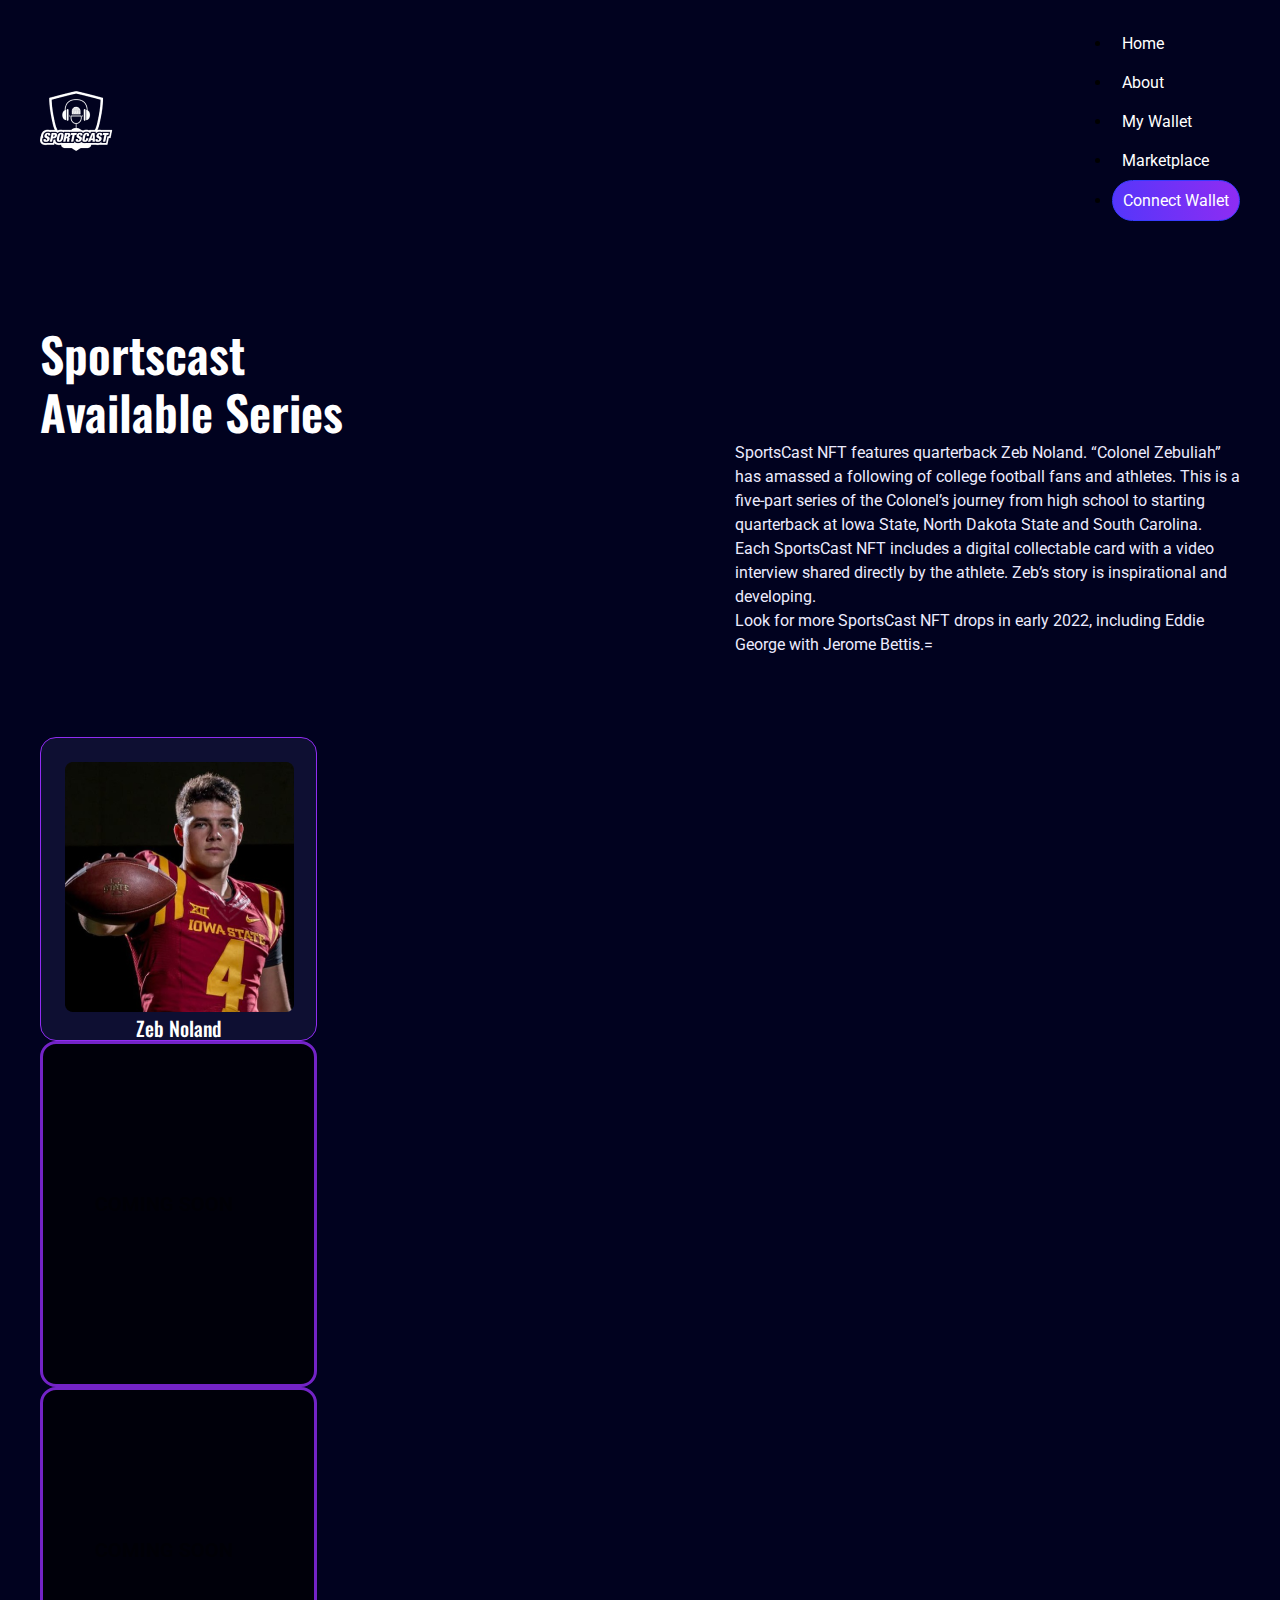
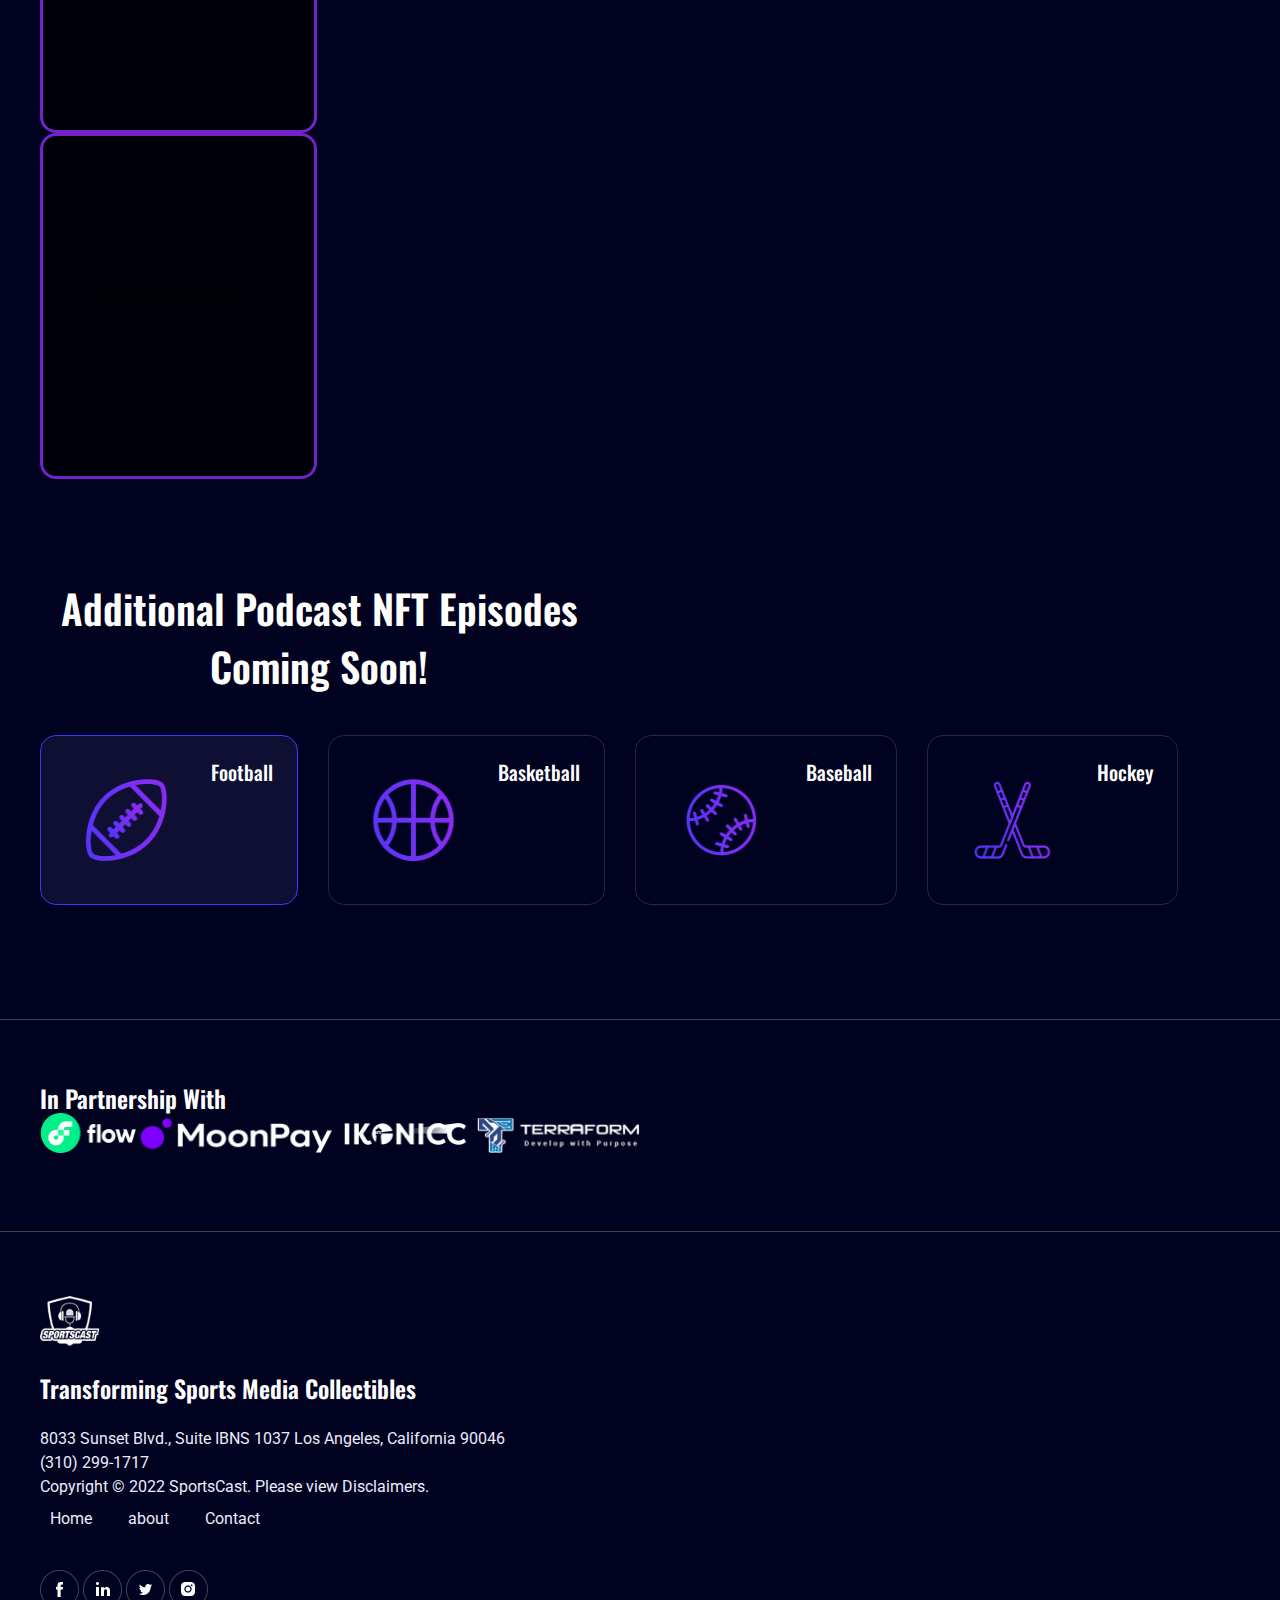
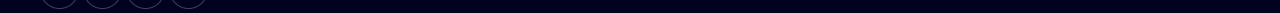
<file: bhavin-07_11/index.html>
<!DOCTYPE html>
<html lang="en">

<head>
  <meta charset="utf-8" />
  <meta name="viewport" content="width=device-width, initial-scale=1" />
  <title>sportscast</title>
  <link rel="stylesheet" href="style.css" />
  <link rel="preconnect" href="https://fonts.googleapis.com">
<link rel="preconnect" href="https://fonts.gstatic.com" crossorigin>
<link href="https://fonts.googleapis.com/css2?family=Oswald:wght@400;600&family=Roboto:wght@400;700&display=swap" rel="stylesheet">
  <link href="https://cdn.jsdelivr.net/npm/bootstrap@5.3.2/dist/css/bootstrap.min.css" rel="stylesheet"
    integrity="sha384-T3c6CoIi6uLrA9TneNEoa7RxnatzjcDSCmG1MXxSR1GAsXEV/Dwwykc2MPK8M2HN" crossorigin="anonymous" />
</head>

<body>
  <header>
    <div class="container">
      <div class="row1">
        <div class="logo">
          <a href="index.html"><img src="images/logo.png" alt="logo"/></a>
        </div>
        <ul class="d-flex align-items-center list-unstyled ">
          <li><a href="home.html">Home</a></li>
          <li><a href="about.html">About</a></li>
          <li><a href="wallet.html">My Wallet</a></li>
          <li><a href="market.html">Marketplace</a></li>
          <li><a href="connect.html" class="btn">Connect Wallet</a></li>
        </ul>
      </div>
    </div>
    </div>
  </header>
  <section>
    <div class="container">
      <div class="row serise-heading">
        <div class="col text-left">
          <h1>sportscast <br>
            Available Series</h1>
        </div>
        <div class="col text-right">
          <p>SportsCast NFT features quarterback Zeb Noland. “Colonel Zebuliah” has amassed a following of college
            football fans and athletes.
            This is a five-part series of the Colonel’s journey from high school to starting quarterback at Iowa State,
            North Dakota State and South Carolina.
            Each SportsCast NFT includes a digital collectable card with a video interview shared directly by the
            athlete. Zeb’s story is inspirational and developing. </p>
          <p>Look for more SportsCast NFT drops in early 2022, including Eddie George with Jerome Bettis.=</p>
        </div>
      </div>
      <div class="row d-flex">
        <div class="col">
          <div class="card">
            <img src="images/image1.png" class="card-img-top" alt="image">
            <div class="card-body">
              <p class="card-text text-center">zeb noland</p>
            </div>
          </div>
        </div>
        <div class="col">
          <div class="card1">
            <!-- <img src="images/image3.png" class="card-img-top" alt="image"> -->
            <div class="card1-img-overlay">
              <div class="card1-body text-light">
                <p class="card1-title align-items-center">Coming soon</p>
              </div>
            </div>
          </div>
        </div>
        <div class="col">
          <div class="card1">
            <!-- <img src="images/image3.png" class="card-img-top" alt="image"> -->
            <div class="card1-img-overlay">
              <div class="card1-body text-light">
                <p class="card1-title align-items-center">Coming soon</p>
              </div>
            </div>
          </div>
        </div>
        <div class="col">
          <div class="card1">
            <!-- <img src="images/image3.png" class="card-img-top" alt="image"> -->
            <div class="card1-img-overlay">
              <div class="card1-body text-light">
                <p class="card1-title align-items-center">Coming soon</p>
              </div>
            </div>
          </div>
        </div>
      </div>
    </div>

  </section>

  <footer>
    <div class="container">
      <div class="row3 ">
        <div class="line1 d-flex justify-content-center">
          <div class="text text-center">
            <h1>Additional Podcast NFT Episodes Coming Soon!</h1>
          </div>
        </div>
      </div>

      <div class="row4">
        <div class="col">
          <div class="card2 d-flex flex-column align-items-center">
            <img src="images/img4.png" class="card-img-top" alt="images">
            <div class="card-body">
              <p class="card-text">Football</p>
            </div>
          </div>
        </div>
        <div class="col">
          <div class="card3 d-flex flex-column align-items-center">
            <img src="images/img5.png" class="card-img-top" alt="images">
            <div class="card-body">
              <p class="card-text">Basketball</p>
            </div>
          </div>
        </div>
       <div class="col">
        <div class="card3 d-flex flex-column align-items-center">
          <img src="images/img6.png" class="card-img-top" alt="images">
          <div class="card-body">
            <p class="card-text">Baseball</p>
          </div>
        </div>
       </div>
        <div class="col">
          <div class="card3 d-flex flex-column align-items-center">
            <img src="images/img7.png" class="card-img-top" alt="images">
            <div class="card-body">
              <p class="card-text">Hockey</p>
            </div>
          </div>
        </div>
       
      </div>
    </div>
    <div class="img1">
      <img src="images/img11.png" alt="name">
    </div>
    <div class="container">
      
      <div class="row5 d-flex justify-content-between">
          <div class="line2">
            <h1>In partnership with</h1>
          </div>
          <div class="line3 d-flex align-items-center">
            <img style="width: 96px; height: 40px;" src="images/img8.png" alt="name">
            <img style="width: 192.128px; height: 35px;" src="images/img9.png" alt="name">
            <img style="width: 136.914px; height: 37.9px;" src="images/img10.png" alt="name">
            <img style="width: 164.191px; height: 35.31px;" src="images/img12.png" alt="name">
          </div>
      </div>
      
    </div>
    <div class="img1">
      <img src="images/img11.png" alt="name">
    </div>
    <div class="container">
      <div class="row6 d-flex justify-content-between">
        <div class="col1">
          <div class="foot-left1 d-flex justify-content-left">
            <img src="images/logo.png" alt="logo">
          </div>
          <div class="foot-left1 d-flex justify-content-left">
            <h2>Transforming Sports Media Collectibles</h2>

          </div>
          <div class="foot-left1 d-flex justify-content-left">
            <p>8033 Sunset Blvd., Suite IBNS 1037 Los Angeles, California 90046 (310) 299-1717</p>

          </div>
          <div class="foot-left1 d-flex justify-content-left">
            <p>Copyright © 2022 SportsCast. Please view Disclaimers.</p>
          </div>
        </div>
        <div class="col2">
          <div class="footer-right1">
            <ul>
              <li>
                <a href="page/page1">Home</a>
                <a href="#">about</a>
                <a href="#">Contact</a>
              </li>
            </ul>
          </div>
          <div class="col d-flex justify-content-between">
            <div class="footer-right2 d-flex align-items-start">
              <a href="#"><img src="images/icon1.png" alt="icon"></a>
              <a href="#"><img src="images/icon2.png" alt="icon"></a>
              <a href="#"><img src="images/icon3.png" alt="icon"></a>
              <a href="#"><img src="images/icon4.png" alt="icon"></a>
          </div>
          </div>
        </div>
      </div>
    </div>
  </footer>

  <script src="https://cdn.jsdelivr.net/npm/bootstrap@5.3.2/dist/js/bootstrap.bundle.min.js"
    integrity="sha384-C6RzsynM9kWDrMNeT87bh95OGNyZPhcTNXj1NW7RuBCsyN/o0jlpcV8Qyq46cDfL"
    crossorigin="anonymous"></script>
</body>

</html>
</file>
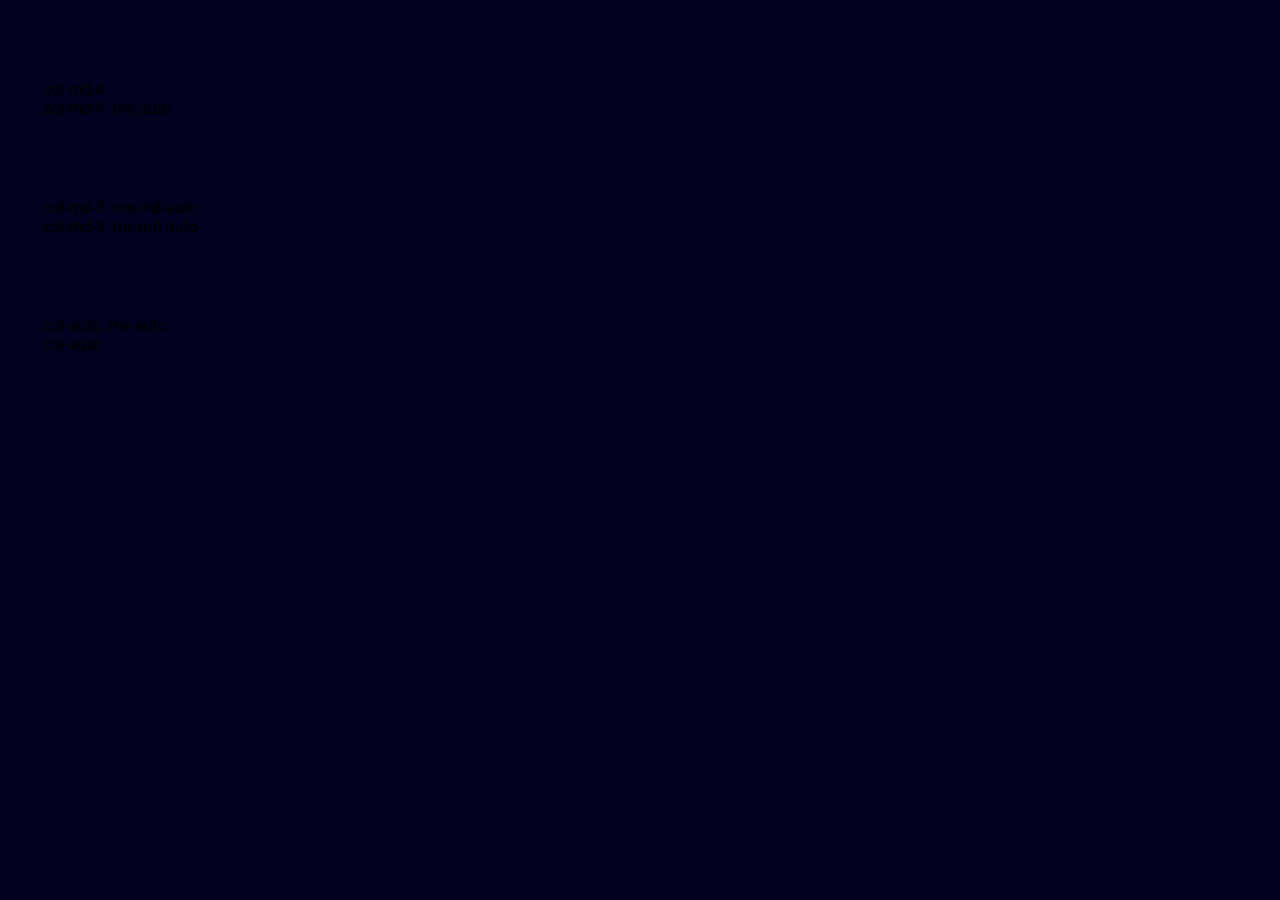
<file: bhavin-07_11/aa.html>
<!DOCTYPE html>
<html lang="en">
  <head>
    <meta charset="UTF-8" />
    <meta name="viewport" content="width=device-width, initial-scale=1.0" />
    <title>Document</title>
    <link rel="stylesheet" href="style.css" />
    <link rel="preconnect" href="https://fonts.googleapis.com" />
    <link rel="preconnect" href="https://fonts.gstatic.com" crossorigin />
    <link
      href="https://fonts.googleapis.com/css2?family=Oswald:wght@400;600&family=Roboto:wght@400;700&display=swap"
      rel="stylesheet"
    />
    <link
      href="https://cdn.jsdelivr.net/npm/bootstrap@5.3.2/dist/css/bootstrap.min.css"
      rel="stylesheet"
      integrity="sha384-T3c6CoIi6uLrA9TneNEoa7RxnatzjcDSCmG1MXxSR1GAsXEV/Dwwykc2MPK8M2HN"
      crossorigin="anonymous"
    />
  </head>
  <body>
    <div class="container">
      <div class="row">
        <div class="col-md-4">.col-md-4</div>
        <div class="col-md-4 ms-auto">.col-md-4 .ms-auto</div>
      </div>
      <div class="row">
        <div class="col-md-3 ms-md-auto">.col-md-3 .ms-md-auto</div>
        <div class="col-md-3 ms-md-auto">.col-md-3 .ms-md-auto</div>
      </div>
      <div class="row">
        <div class="col-auto me-auto">.col-auto .me-auto</div>
        <div class="col-auto">.col-auto</div>
      </div>
    </div>
  </body>
</html>
</file>
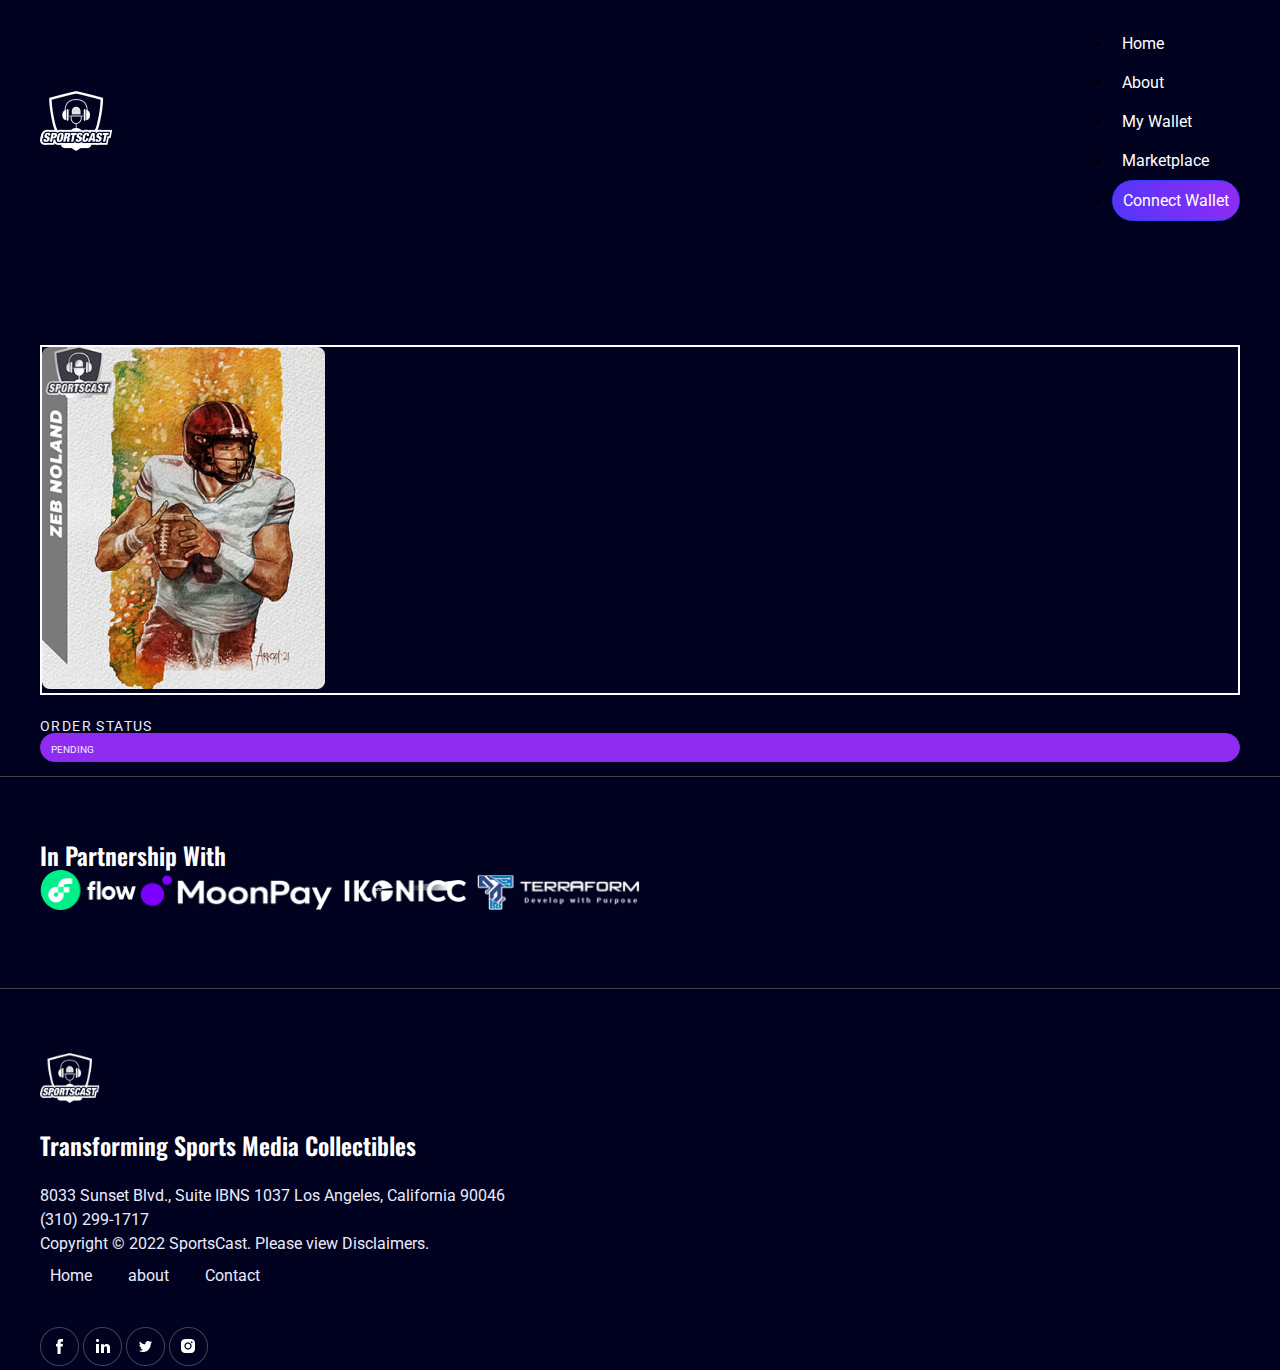
<file: bhavin-07_11/connect.html>
<!DOCTYPE html>
<html lang="en">

<head>
  <meta charset="utf-8" />
  <meta name="viewport" content="width=device-width, initial-scale=1" />
  <title>sportscast</title>
  <link rel="stylesheet" href="style.css" />
  <link rel="preconnect" href="https://fonts.googleapis.com">
<link rel="preconnect" href="https://fonts.gstatic.com" crossorigin>
<link href="https://fonts.googleapis.com/css2?family=Oswald:wght@400;600&family=Roboto:wght@400;700&display=swap" rel="stylesheet">
  <link href="https://cdn.jsdelivr.net/npm/bootstrap@5.3.2/dist/css/bootstrap.min.css" rel="stylesheet"
    integrity="sha384-T3c6CoIi6uLrA9TneNEoa7RxnatzjcDSCmG1MXxSR1GAsXEV/Dwwykc2MPK8M2HN" crossorigin="anonymous" />
</head>

<body>
  <header>
    <div class="container">
      <div class="row1">
        <div class="logo">
          <a href="index.html"><img src="images/logo.png" alt="logo" /></a>
        </div>
        <ul class="d-flex align-items-center list-unstyled ">
          <li><a href="home.html">Home</a></li>
          <li><a href="about.html">About</a></li>
          <li><a href="wallet.html">My Wallet</a></li>
          <li><a href="market.html">Marketplace</a></li>
          <li><a href="connect.html" class="btn">Connect Wallet</a></li>
        </ul>
      </div>
    </div>
    </div>
  </header>
  <section>
    <div class="container">
        <div class="card-15">
        <div class="col ">
                <div class="con-card">
                    <img src="/bhavin-07_11/images/con-1.png" alt="">
                </div>
                <div class="con-line d-flex">
                    <div class="con-line-l">
                        <p class="mb-0">Order Status</p>
                    </div>
                    <div class="con-line-r">
                        <a href="">pending</a>
                    </div>
                </div>
            </div>
        </div>
    </div>
  </section>

  <footer>
   
    <div class="img1">
      <img src="images/img11.png" alt="name">
    </div>
    <div class="container">
      
      <div class="row5 d-flex justify-content-between">
          <div class="line2">
            <h1>In partnership with</h1>
          </div>
          <div class="line3 d-flex align-items-center">
            <img style="width: 96px; height: 40px;" src="images/img8.png" alt="name">
            <img style="width: 192.128px; height: 35px;" src="images/img9.png" alt="name">
            <img style="width: 136.914px; height: 37.9px;" src="images/img10.png" alt="name">
            <img style="width: 164.191px; height: 35.31px;" src="images/img12.png" alt="name">
          </div>
      </div>
      
    </div>
    <div class="img1">
      <img src="images/img11.png" alt="name">
    </div>
    <div class="container">
      <div class="row6 d-flex justify-content-between">
        <div class="col1">
          <div class="foot-left1 d-flex justify-content-left">
            <img src="images/logo.png" alt="logo">
          </div>
          <div class="foot-left1 d-flex justify-content-left">
            <h2>Transforming Sports Media Collectibles</h2>

          </div>
          <div class="foot-left1 d-flex justify-content-left">
            <p>8033 Sunset Blvd., Suite IBNS 1037 Los Angeles, California 90046 (310) 299-1717</p>

          </div>
          <div class="foot-left1 d-flex justify-content-left">
            <p>Copyright © 2022 SportsCast. Please view Disclaimers.</p>
          </div>
        </div>
        <div class="col2">
          <div class="footer-right1">
            <ul>
              <li>
                <a href="#">Home</a>
                <a href="#">about</a>
                <a href="#">Contact</a>
              </li>
            </ul>
          </div>
          <div class="col d-flex justify-content-between">
            <div class="footer-right2 d-flex align-items-start">
              <a href="#"><img src="images/icon1.png" alt="icon"></a>
              <a href="#"><img src="images/icon2.png" alt="icon"></a>
              <a href="#"><img src="images/icon3.png" alt="icon"></a>
              <a href="#"><img src="images/icon4.png" alt="icon"></a>
          </div>
          </div>
        </div>
      </div>
    </div>
  </footer>

  <script src="https://cdn.jsdelivr.net/npm/bootstrap@5.3.2/dist/js/bootstrap.bundle.min.js"
    integrity="sha384-C6RzsynM9kWDrMNeT87bh95OGNyZPhcTNXj1NW7RuBCsyN/o0jlpcV8Qyq46cDfL"
    crossorigin="anonymous"></script>
</body>

</html>
</file>
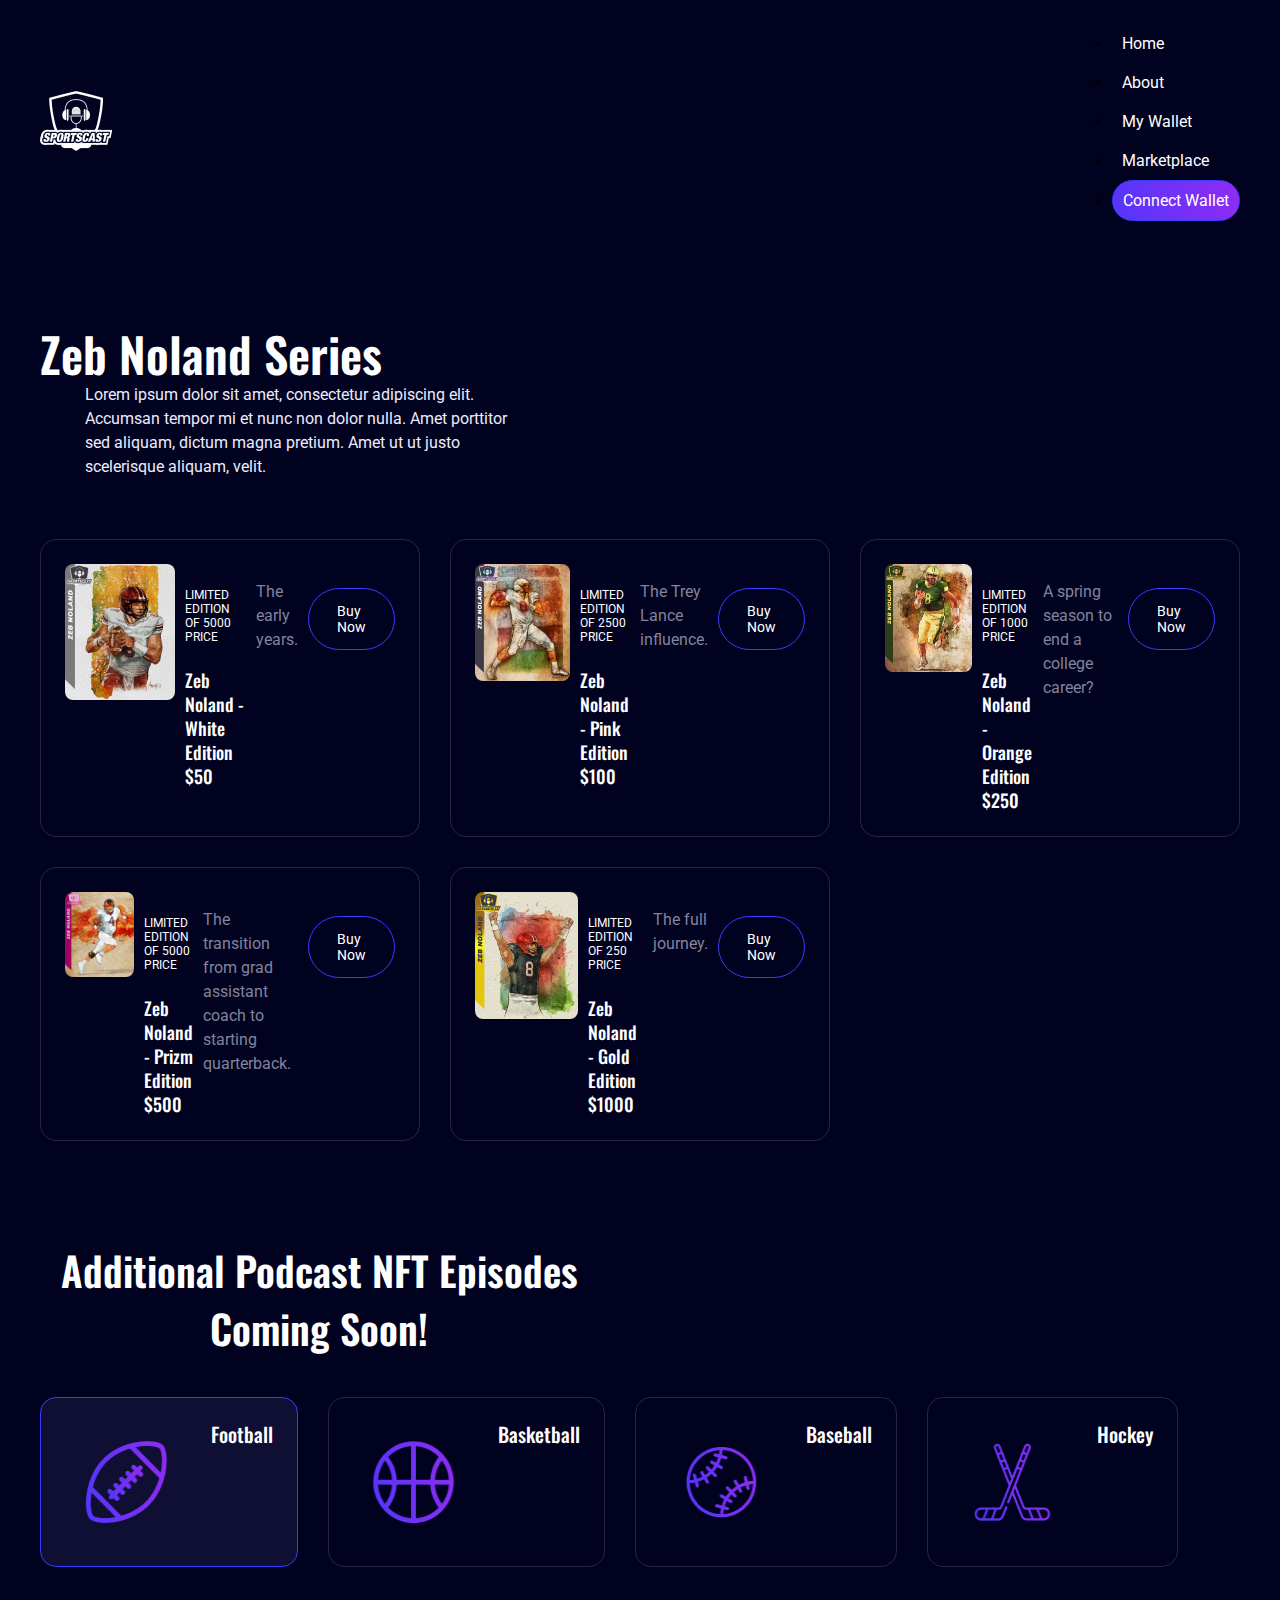
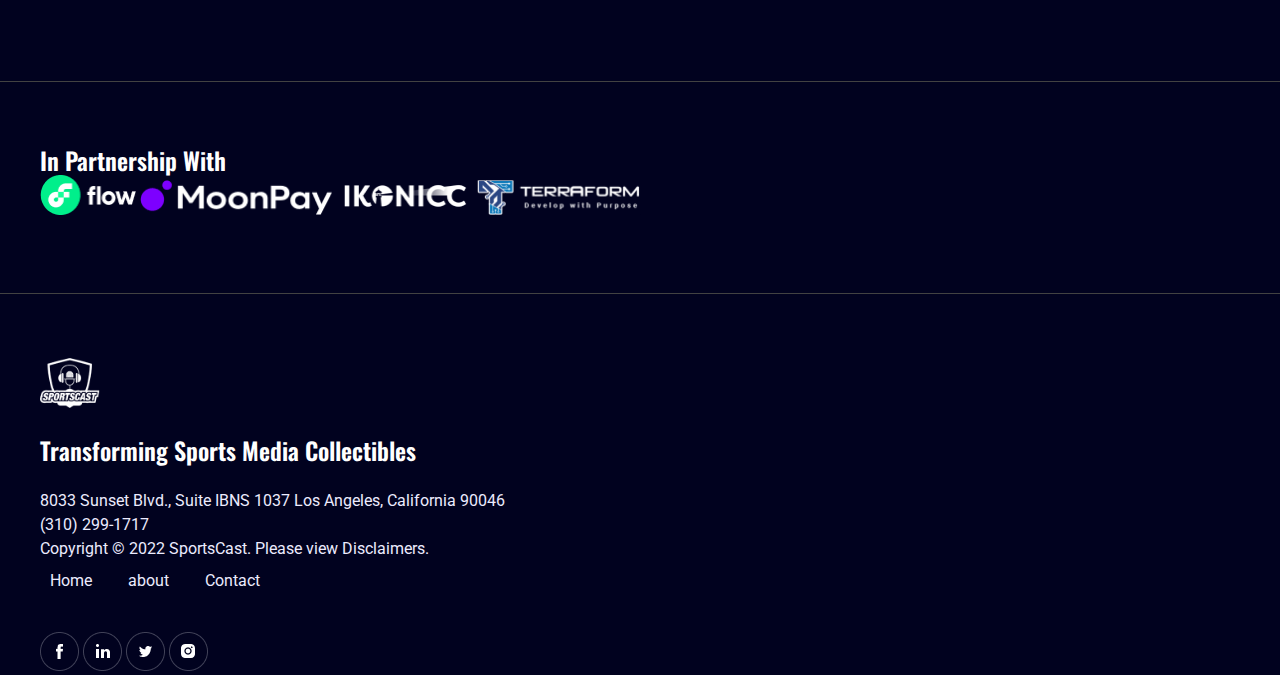
<file: bhavin-07_11/home.html>
<!DOCTYPE html>
<html lang="en">

<head>
  <meta charset="utf-8" />
  <meta name="viewport" content="width=device-width, initial-scale=1" />
  <title>sportscast</title>
  <link rel="stylesheet" href="style.css" />
  <link rel="preconnect" href="https://fonts.googleapis.com">
<link rel="preconnect" href="https://fonts.gstatic.com" crossorigin>
<link href="https://fonts.googleapis.com/css2?family=Oswald:wght@400;600&family=Roboto:wght@400;700&display=swap" rel="stylesheet">
  <link href="https://cdn.jsdelivr.net/npm/bootstrap@5.3.2/dist/css/bootstrap.min.css" rel="stylesheet"
    integrity="sha384-T3c6CoIi6uLrA9TneNEoa7RxnatzjcDSCmG1MXxSR1GAsXEV/Dwwykc2MPK8M2HN" crossorigin="anonymous" />
</head>

<body>
  <header>
    <div class="container">
      <div class="row1">
        <div class="logo">
          <a href="index.html"><img src="images/logo.png" alt="logo" /></a>
        </div>
        <ul class="d-flex align-items-center list-unstyled ">
          <li><a href="home.html">Home</a></li>
          <li><a href="about.html">About</a></li>
          <li><a href="wallet.html">My Wallet</a></li>
          <li><a href="market.html">Marketplace</a></li>
          <li><a href="connect.html" class="btn">Connect Wallet</a></li>
        </ul>
      </div>
    </div>
    </div>
  </header>
  <section>
    <div class="container serise-heading">
      <div class="row">
        <div class="col text-left">
          <h1>Zeb Noland Series</h1>
        </div>
        <div class="col  text-right heading">
          <p>Lorem ipsum dolor sit amet, consectetur adipiscing elit. Accumsan tempor mi et nunc non dolor nulla. Amet porttitor sed aliquam, 
            dictum magna pretium. Amet ut ut justo scelerisque aliquam, velit.</p>
        </div>
      </div>
    </div>
    <div class="container grid-container">

      <div class="row7  d-block">
        <div class="para1">
          <img src="images/home1.png" alt="">
        </div>
          <div class="para2">
              <div class="gap1 d-flex">
                  <div class="gap-l">
                    <p class="mb-0">Limited Edition of 5000</p>
                  </div>
                  <div class="gap-r">
                    <p class="mb-0">Price</p>
                  </div>
              </div>
              <div class="gap1 d-flex">
                <div class="gap-l">
                  <h2 class="mb-0">Zeb Noland - White Edition</h2>
                </div>
                <div class="gap-r">
                  <h2 class="mb-0">$50</h2>
                </div>
              </div>
          </div>
          <div class="para3">
              <div class="btn-2">
                <p>The early years.</p>
              </div>
          </div>
          <div class="para4">
            <div class="btn-1">
              <a href="">Buy Now</a>
            </div>
          </div>
        </div>

        <div class="row7 d-block">
          <div class="para1">
            <img src="images/home2.png" alt="">
          </div>
            <div class="para2">
                <div class="gap1 d-flex">
                    <div class="gap-l">
                      <p class="mb-0">Limited Edition of 2500</p>
                    </div>
                    <div class="gap-r">
                      <p class="mb-0">Price</p>
                    </div>
                </div>
                <div class="gap1 d-flex">
                  <div class="gap-l">
                    <h2 class="mb-0">Zeb Noland - Pink Edition</h2>
                  </div>
                  <div class="gap-r">
                    <h2 class="mb-0">$100</h2>
                  </div>
                </div>
            </div>
            <div class="para3">
                <div class="btn-2">
                  <p>The Trey Lance influence.</p>
                </div>
            </div>
            <div class="para4">
              <div class="btn-1">
                <a href="">Buy Now</a>
              </div>
            </div>
          </div>
  

          <div class="row7 d-block">
            <div class="para1">
              <img src="images/home3.png" alt="">
            </div>
              <div class="para2">
                  <div class="gap1 d-flex">
                      <div class="gap-l">
                        <p class="mb-0">Limited Edition of 1000</p>
                      </div>
                      <div class="gap-r">
                        <p class="mb-0">Price</p>
                      </div>
                  </div>
                  <div class="gap1 d-flex">
                    <div class="gap-l">
                      <h2 class="mb-0">Zeb Noland - Orange Edition</h2>
                    </div>
                    <div class="gap-r">
                      <h2 class="mb-0">$250</h2>
                    </div>
                  </div>
              </div>
              <div class="para3">
                  <div class="btn-2">
                    <p>A spring season to end a college career?</p>
                  </div>
              </div>
              <div class="para4">
                <div class="btn-1">
                  <a href="">Buy Now</a>
                </div>
              </div>
            </div>
    

            <div class="row7 d-block">
              <div class="para1">
                <img src="images/home4.png" alt="">
              </div>
                <div class="para2">
                    <div class="gap1 d-flex">
                        <div class="gap-l">
                          <p class="mb-0">Limited Edition of 5000</p>
                        </div>
                        <div class="gap-r">
                          <p class="mb-0">Price</p>
                        </div>
                    </div>
                    <div class="gap1 d-flex">
                      <div class="gap-l">
                        <h2 class="mb-0">Zeb Noland - Prizm Edition</h2>
                      </div>
                      <div class="gap-r">
                        <h2 class="mb-0">$500</h2>
                      </div>
                    </div>
                </div>
                <div class="para3">
                    <div class="btn-2">
                      <p>The transition from grad assistant coach to starting quarterback.</p>
                    </div>
                </div>
                <div class="para4">
                  <div class="btn-1">
                    <a href="">Buy Now</a>
                  </div>
                </div>
              </div>
      

              <div class="row7 d-block">
                <div class="para1">
                  <img src="images/home5.png" alt="">
                </div>
                  <div class="para2">
                      <div class="gap1 d-flex">
                          <div class="gap-l">
                            <p class="mb-0">Limited Edition of 250</p>
                          </div>
                          <div class="gap-r">
                            <p class="mb-0">Price</p>
                          </div>
                      </div>
                      <div class="gap1 d-flex">
                        <div class="gap-l">
                          <h2 class="mb-0">Zeb Noland - Gold Edition</h2>
                        </div>
                        <div class="gap-r">
                          <h2 class="mb-0">$1000</h2>
                        </div>
                      </div>
                  </div>
                  <div class="para3">
                      <div class="btn-2">
                        <p>The full journey.</p>
                      </div>
                  </div>
                  <div class="para4">
                    <div class="btn-1">
                      <a href="">Buy Now</a>
                    </div>
                  </div>
                </div>
      </div>
    </div>

  </section>

  <footer>
    <div class="container">
      <div class="row3 ">
        <div class="line1 d-flex justify-content-center">
          <div class="text text-center">
            <h1>Additional Podcast NFT Episodes Coming Soon!</h1>
          </div>
        </div>
      </div>

      <div class="row4">
        <div class="col">
          <div class="card2 d-flex flex-column align-items-center">
            <img src="images/img4.png" class="card-img-top" alt="images">
            <div class="card-body">
              <p class="card-text">Football</p>
            </div>
          </div>
        </div>
        <div class="col">
          <div class="card3 d-flex flex-column align-items-center">
            <img src="images/img5.png" class="card-img-top" alt="images">
            <div class="card-body">
              <p class="card-text">Basketball</p>
            </div>
          </div>
        </div>
       <div class="col">
        <div class="card3 d-flex flex-column align-items-center">
          <img src="images/img6.png" class="card-img-top" alt="images">
          <div class="card-body">
            <p class="card-text">Baseball</p>
          </div>
        </div>
       </div>
        <div class="col">
          <div class="card3 d-flex flex-column align-items-center">
            <img src="images/img7.png" class="card-img-top" alt="images">
            <div class="card-body">
              <p class="card-text">Hockey</p>
            </div>
          </div>
        </div>
       
      </div>
    </div>
    <div class="img1">
      <img src="images/img11.png" alt="name">
    </div>
    <div class="container">
      
      <div class="row5 d-flex justify-content-between">
          <div class="line2">
            <h1>In partnership with</h1>
          </div>
          <div class="line3 d-flex align-items-center">
            <img style="width: 96px; height: 40px;" src="images/img8.png" alt="name">
            <img style="width: 192.128px; height: 35px;" src="images/img9.png" alt="name">
            <img style="width: 136.914px; height: 37.9px;" src="images/img10.png" alt="name">
            <img style="width: 164.191px; height: 35.31px;" src="images/img12.png" alt="name">
          </div>
      </div>
      
    </div>
    <div class="img1">
      <img src="images/img11.png" alt="name">
    </div>
    <div class="container">
      <div class="row6 d-flex justify-content-between">
        <div class="col1">
          <div class="foot-left1 d-flex justify-content-left">
            <img src="images/logo.png" alt="logo">
          </div>
          <div class="foot-left1 d-flex justify-content-left">
            <h2>Transforming Sports Media Collectibles</h2>

          </div>
          <div class="foot-left1 d-flex justify-content-left">
            <p>8033 Sunset Blvd., Suite IBNS 1037 Los Angeles, California 90046 (310) 299-1717</p>

          </div>
          <div class="foot-left1 d-flex justify-content-left">
            <p>Copyright © 2022 SportsCast. Please view Disclaimers.</p>
          </div>
        </div>
        <div class="col2">
          <div class="footer-right1">
            <ul>
              <li>
                <a href="#">Home</a>
                <a href="#">about</a>
                <a href="#">Contact</a>
              </li>
            </ul>
          </div>
          <div class="col d-flex justify-content-between">
            <div class="footer-right2 d-flex align-items-start">
              <a href="#"><img src="images/icon1.png" alt="icon"></a>
              <a href="#"><img src="images/icon2.png" alt="icon"></a>
              <a href="#"><img src="images/icon3.png" alt="icon"></a>
              <a href="#"><img src="images/icon4.png" alt="icon"></a>
          </div>
          </div>
        </div>
      </div>
    </div>
  </footer>

  <script src="https://cdn.jsdelivr.net/npm/bootstrap@5.3.2/dist/js/bootstrap.bundle.min.js"
    integrity="sha384-C6RzsynM9kWDrMNeT87bh95OGNyZPhcTNXj1NW7RuBCsyN/o0jlpcV8Qyq46cDfL"
    crossorigin="anonymous"></script>
</body>

</html>
</file>
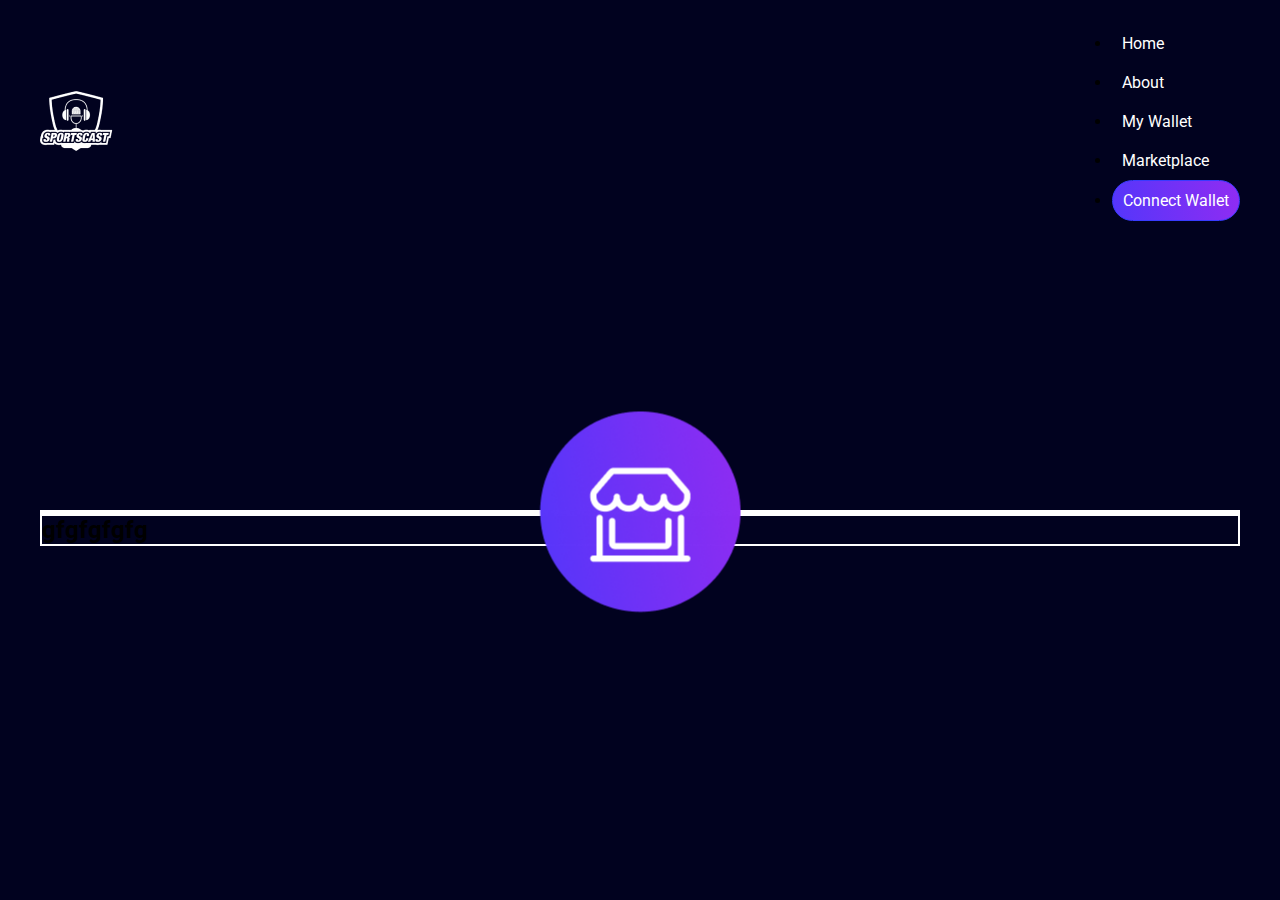
<file: bhavin-07_11/market.html>
<!DOCTYPE html>
<html lang="en">

<head>
  <meta charset="utf-8" />
  <meta name="viewport" content="width=device-width, initial-scale=1" />
  <title>sportscast</title>
  <link rel="stylesheet" href="style.css" />
  <link rel="preconnect" href="https://fonts.googleapis.com">
<link rel="preconnect" href="https://fonts.gstatic.com" crossorigin>
<link href="https://fonts.googleapis.com/css2?family=Oswald:wght@400;600&family=Roboto:wght@400;700&display=swap" rel="stylesheet">
  <link href="https://cdn.jsdelivr.net/npm/bootstrap@5.3.2/dist/css/bootstrap.min.css" rel="stylesheet"
    integrity="sha384-T3c6CoIi6uLrA9TneNEoa7RxnatzjcDSCmG1MXxSR1GAsXEV/Dwwykc2MPK8M2HN" crossorigin="anonymous" />
</head>

<body>
  <header>
    <div class="container">
      <div class="row1">
        <div class="logo">
          <a href="index.html"><img src="images/logo.png" alt="logo"/></a>
        </div>
        <ul class="d-flex align-items-center list-unstyled ">
          <li><a href="home.html">Home</a></li>
          <li><a href="about.html">About</a></li>
          <li><a href="wallet.html">My Wallet</a></li>
          <li><a href="market.html">Marketplace</a></li>
          <li><a href="connect.html" class="btn">Connect Wallet</a></li>
        </ul>
      </div>
    </div>
    </div>
  </header>
    <section>
        <div class="container">
          <div class="col">
            <div class="img-5">
              <img class="mkt-3" src="/bhavin-07_11/images/mkt-3.png" alt="">
              <img class="mkt-4" src="/bhavin-07_11/images/mkt-4.png" alt="">
            </div>
          </div>
        </div>
        <div class="container">
          <div class="col">
            <div class="con">
              <h2>gfgfgfgfg</h2>
            </div>
          </div>
        </div>
    </section>
  <script src="https://cdn.jsdelivr.net/npm/bootstrap@5.3.2/dist/js/bootstrap.bundle.min.js"
    integrity="sha384-C6RzsynM9kWDrMNeT87bh95OGNyZPhcTNXj1NW7RuBCsyN/o0jlpcV8Qyq46cDfL"
    crossorigin="anonymous"></script>
</body>

</html>
</file>
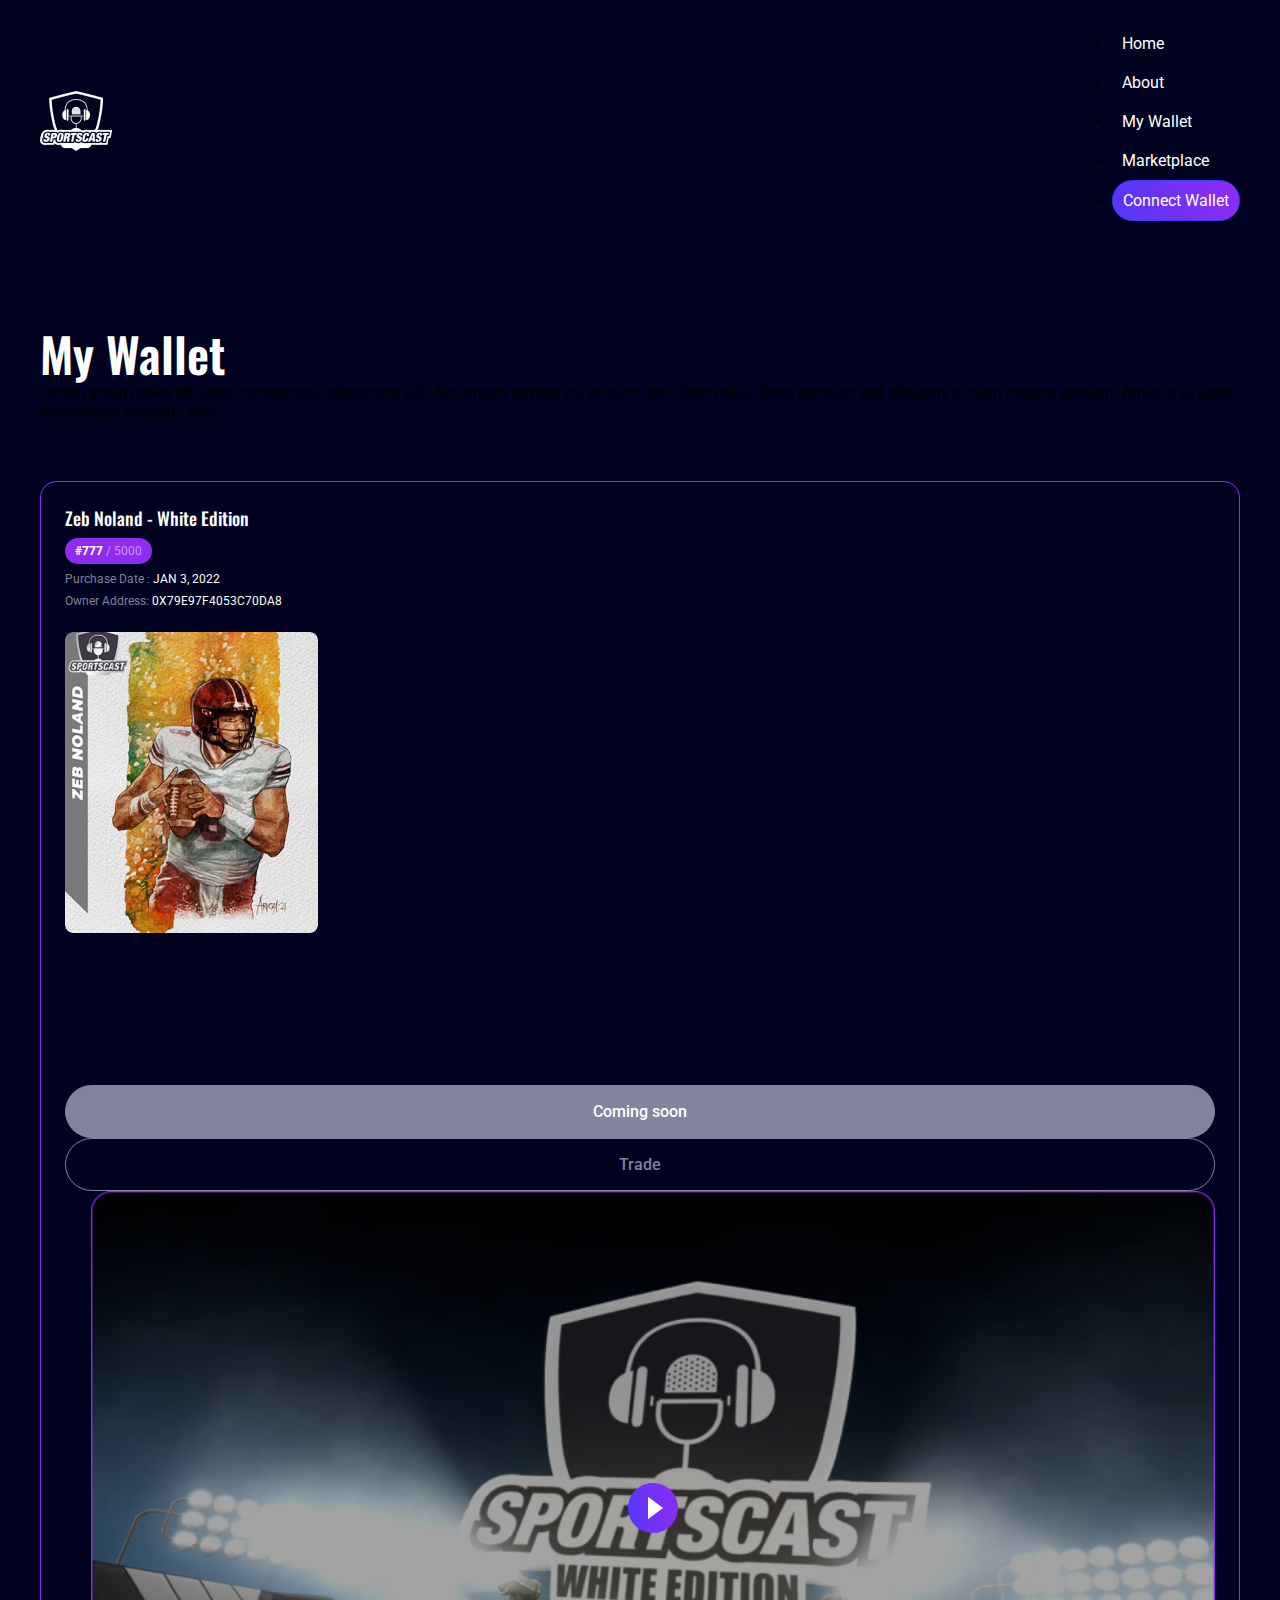
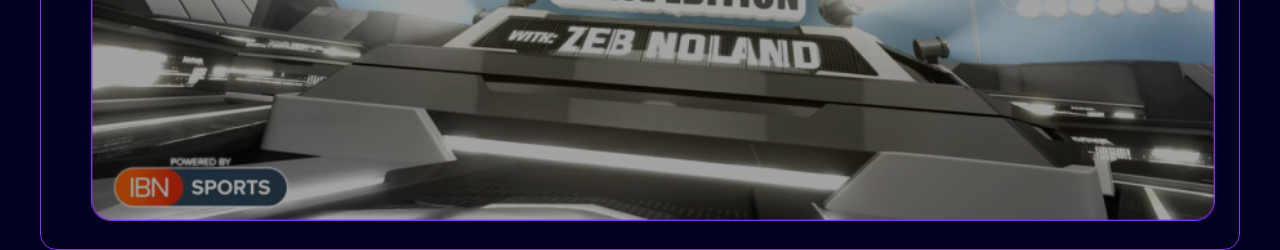
<file: bhavin-07_11/wallet.html>
<!DOCTYPE html>
<html lang="en">

<head>
  <meta charset="utf-8" />
  <meta name="viewport" content="width=device-width, initial-scale=1" />
  <title>sportscast</title>
  <link rel="stylesheet" href="style.css" />
  <link rel="preconnect" href="https://fonts.googleapis.com">
<link rel="preconnect" href="https://fonts.gstatic.com" crossorigin>
<link href="https://fonts.googleapis.com/css2?family=Oswald:wght@400;600&family=Roboto:wght@400;700&display=swap" rel="stylesheet">
  <link href="https://cdn.jsdelivr.net/npm/bootstrap@5.3.2/dist/css/bootstrap.min.css" rel="stylesheet"
    integrity="sha384-T3c6CoIi6uLrA9TneNEoa7RxnatzjcDSCmG1MXxSR1GAsXEV/Dwwykc2MPK8M2HN" crossorigin="anonymous" />
</head>

<body>
  <header>
    <div class="container">
      <div class="row1">
        <div class="logo">
          <a href="index.html"><img src="images/logo.png" alt="logo"/></a>
        </div>
        <ul class="d-flex align-items-center list-unstyled ">
          <li><a href="home.html">Home</a></li>
          <li><a href="about.html">About</a></li>
          <li><a href="wallet.html">My Wallet</a></li>
          <li><a href="market.html">Marketplace</a></li>
          <li><a href="wallet.html" class="btn">Connect Wallet</a></li>
        </ul>
      </div>
    </div>
    </div>
  </header>
  <section>
    <div class="container">
      <div class="row">
        <div class="col text-left">
          <h1>My Wallet</h1>
        </div>
        <div class="col text-right">
          <p>Lorem ipsum dolor sit amet, consectetur adipiscing elit. Accumsan tempor mi et nunc non dolor nulla. Amet porttitor sed aliquam, dictum magna pretium. Amet ut ut justo scelerisque aliquam, velit.</p>
        </div>
      </div>
    </div>
    <div class="container">
        <div class="box-2">
            <div class="col ">
                <div class="w-box d-flex">
                  <div class="box-l">
                    <div class="wall-1">
                        <h2 class="mb-0">Zeb Noland - White Edition</h2>
                        <button class="mb-0"><a href="">#777 <span>/ 5000</span></a></button>
                        <p class="mb-0 ">Purchase Date :    <span>Jan 3, 2022</span></p>
                        <p class="mb-0 ">Owner Address:    <span>0x79e97f4053c70da8</span></p>
                    </div>
                    <div class="wall-2">
                        <img src="images/wall-1.png" alt="">
                    </div>
                    <div class="wall-3 d-flex">
                        <div class="w-btn1">
                            <a href="">Coming soon</a>
                        </div>
                        <div class="w-btn2">
                          <a href="">Trade</a>
                        </div>
                    </div>
                </div>
                    <div class="box-r">
                      <div>
                        <img class="img1" src="/bhavin-07_11/images/wall-2.png" alt="">
                        <img class="img2" src="/bhavin-07_11/images/wall-3.png" alt="">
                      </div>
                      </div>
                </div>
            </div>
        </div>
    </div>
    </section>
  <script src="https://cdn.jsdelivr.net/npm/bootstrap@5.3.2/dist/js/bootstrap.bundle.min.js"
    integrity="sha384-C6RzsynM9kWDrMNeT87bh95OGNyZPhcTNXj1NW7RuBCsyN/o0jlpcV8Qyq46cDfL"
    crossorigin="anonymous"></script>
</body>

</html>
</file>
<file: bhavin-07_11/style.css>
/* font-family: 'Oswald', sans-serif;
font-family: 'Roboto', sans-serif; */
*{
    margin: 0;
    padding: 0;
    box-sizing: border-box;
}
p{
    margin: 0px;
}

body{
    font-family: 'Roboto', sans-serif;
    background: #01021F !important;
}

ul,li{
    margin: 0 !important;
    padding: 0 !important;
}
header{
    padding: 24px 0px;
}
.container{
    width: 100%;
    max-width: 1230px;
    padding: 0px 15px;
    margin: 0 auto;
}
.row1{
    display: flex;
    justify-content: space-between;
    align-items: center;
}
.row1 ul {
    align-items: center;
    gap: 16px;
}

.row1 ul li a{
    text-decoration: none;
    display: flex;
    padding: 10px;
    align-items: flex-start;
    gap: 10px;
    color: var(--White-Pure, #FFF);
    font-family: "Roboto";
    font-size: 16px;
    font-style: normal;
    font-weight: 400;
    line-height: normal;
}
.btn{
    border-radius: 36px;
    border: 1px solid var(--Action, #383BFE);
    background: var(--Action, linear-gradient(81deg, #383BFE -47.26%, #902CF2 100%));
}
/* header end */

section{
        background-color: #01021F;
}
.row h1{
    color: #FFF;
    width: 585px;
    font-family: "Oswald";
    font-size: 48px;
    font-style: normal;
    font-weight: 600;
    line-height: 58px; /* 120.833% */
    text-transform: capitalize;
}
.row{
    padding-top: 80px;

}
.serise-heading p{
    color: var(--White, #ECEBFE);
    max-width: 550px;
    width: 100%;
    font-family: "Roboto";
    font-size: 16px;
    font-style: normal;
    font-weight: 400px;
    line-height: 24px; /* 150% */
    margin-left: auto;
    padding-left: 45px;
}
.heading{
    max-width: 482px;
    width: 100%;
}
.row2{
    padding: 40px 0px;
    gap: 30px;
}
.card{
    width: 277px;
    border-radius: 16px !important;
    border: 1px solid var(--Primary, #902CF2) !important;
    background: #0E0F32 !important;
    padding: 24px 24px 0px 24px;
}
.card1{
    background-image: url(images/image3.png);
    width: 277px;
    height: 346px;
    border-radius: 16px;
    border: 3px solid var(--Primary, #902CF2);
    background: rgba(0, 0, 0, 0.81);
    padding: 24px;
    opacity: 0.8;
}
.card-text{
    color: #FFF;
    text-align: center;
    font-family: "Oswald";
    font-size: 20px;
    font-style: normal;
    font-weight: 500;
    line-height: 24px; /* 120% */
    text-transform: capitalize;
}
.card1 .card1-body p{
    font-family: "Roboto";
    font-size: 20px;
    font-style: normal;
    font-weight: 600;
    line-height: normal;
    text-transform: uppercase;
    /* display: inline-flex; */
    padding: 14px 28px;
    gap: 10px;
    margin-top: 110px;

}

.row3{
    width: 100%;
}
.line1{
    padding-top: 100px;
}
.text{
    width: 558px;
}
.line1 h1{
    color: #FFF;
    text-align: center;
    font-family: "Oswald";
    font-size: 40px;
    font-style: normal;
    font-weight: 600;
    line-height: 58px; /* 145% */
    text-transform: capitalize;
}
.row4{
    padding: 40px 0px 100px 0px;
    display: flex;
    width: 100%;
    align-items: center;
    gap: 30px;
}
.card2{
    max-width: 277.5px;
    display: flex;
    padding: 24px;
    gap: 24px;
    flex: 1 0 0;
    border-radius: 16px;
    border: 1px solid var(--Action, #383BFE);
    background: #0E0F32;
}
.card3{
    max-width: 277.5px;
    display: flex;
    padding: 24px;
    gap: 24px;
    flex: 1 0 0;
    border-radius: 16px;
    border: 1px solid var(--hard, #2A263F);
    
}
.card2 img{
    width: 121.6px;
    height: 120px;
}
.card3 img{
    width: 121.6px;
    height: 120px;
}

.img1 img{
    width: 100%;
}
.row5{
    padding-top: 60px;
    padding-bottom: 60px;
}
/* .line2{
    width: 187px;
} */
.line2 h1{
    margin: 0;
    color: #FFF;
    font-family: "Oswald";
    font-size: 24px;
    font-style: normal;
    font-weight: 600;
    line-height: 28.8px; /* 120% */
    text-transform: capitalize;
}
.line3{
    gap: 60px;
}

.row6{
    padding-top: 60px;
}
.foot-left1 img{
    width: 60.211px;
    height: 50px;
}
.foot-left1 h2{
    padding: 24px 0px;
    color: #FFF;
    font-family: "Oswald";
    font-size: 24px;
    font-style: normal;
    font-weight: 600;
    line-height: 28.8px; /* 120% */
    text-transform: capitalize;
}
.foot-left1 p{
    width: 482px;
    color: var(--White, #ECEBFE);
    font-family: "Roboto";
    font-size: 16px;
    font-style: normal;
    font-weight: 400;
    line-height: 24px; /* 150% */
}
.footer-right1 ul li{
    display: flex;
    align-items: flex-start;
    gap: 16px;
    list-style: none;
}
.footer-right1 ul li a{
    color: var(--White, #ECEBFE);
    font-family: "Roboto";
    font-size: 16px;
    font-style: normal;
    font-weight: 400;
    line-height: normal;
    text-decoration: none;
    padding: 10px;
    align-items: flex-start;
    gap: 10px;
}
.footer-right2{
    padding-top: 32px;
    gap: 16px;
}
.footer-right2 img{
    width: 39px;
    height: 39px;
}
/* home */
.grid-container {
    display: grid;
    grid-template-columns: 1fr 1fr 1fr;
    gap: 30px;
  }
  .grid-container{
    margin-top: 60px;
  }
.row7{
    display: flex;
    padding: 24px;
    align-items: flex-start;
    gap: 10px;
   
    border-radius: 16px;
    border: 1px solid var(--hard, #2A263F);
}
.para1{
    width: 100%;
    border-radius: 8px;
}
.para1 img{
    width: 100%;
    border-radius: 8px;
}
.gap1{
    padding-top: 24px;
    gap: 16px;
}
.gap1 .gap-l{
    width: 100%;
    
}
.gap1 .gap-l p{
    color: #FFF;
    font-family: "Roboto";
    font-size: 12px;
    font-style: normal;
    font-weight: 400;
    line-height: 14px; /* 116.667% */
    text-transform: uppercase;
}
.gap1 .gap-r p{
    color: #FFF;
    font-family: "Roboto";
    font-size: 12px;
    font-style: normal;
    font-weight: 400;
    line-height: 14px; /* 116.667% */
    text-transform: uppercase;
}
.gap1 .gap-l h2{
    color: #FFF;
    font-family: "Oswald";
    font-size: 18px;
    font-style: normal;
    font-weight: 500;
    line-height: 24px; /* 133.333% */
    text-transform: capitalize;
}
.gap1 .gap-r h2{
    color: #FFF;
    font-family: "Oswald";
    font-size: 18px;
    font-style: normal;
    font-weight: 500;
    line-height: 24px; /* 133.333% */
    text-transform: capitalize;
} 
.para3{
    margin-top: 16px;
}
.para3 p{
    color: var(--Soft-dark, #82839D);
    font-family: "Roboto";
    font-size: 16px;
    font-style: normal;
    font-weight: 400;
    line-height: 24px; /* 150% */
}
.para4{
    margin-top: 24px;
}
.btn-1{
    display: flex;
    width: 100%;
    padding: 14px 28px;
    justify-content: center;
    align-items: center;
    gap: 10px;
    border-radius: 36px;
    border: 1px solid var(--Action, #383BFE);
}
.btn-1 a{
    color: var(--White-Pure, #FFF);
    font-family: "Roboto";
    font-size: 14px;
    font-style: normal;
    font-weight: 400;
    line-height: normal;
    text-decoration: none;
}

/* about */
.about{
    padding-top: 100px;
}
.row11{
    padding-top: 153px;
}
.row11 h2{
    color: #FFF;
    font-family: "Oswald";
    font-size: 40px;
    font-style: normal;
    font-weight: 600;
    line-height: 48px; /* 120% */
    text-transform: capitalize;
}
.row11 p{
    color: var(--White, #ECEBFE);
    font-family: "Roboto";
    font-size: 16px;
    font-style: normal;
    font-weight: 400;
    line-height: 24px; /* 150% */
    padding-top: 32px;
}
.row14{
    padding-top: 40px;
    gap: 24px;
}
.row14 .para-1{
    display: flex;
    align-items: center;
    gap: 8px;
}
 .row14 .para-1 h3{
    color: var(--Soft-dark, #82839D);
    font-family: "Roboto";
    font-size: 14px;
    font-style: normal;
    font-weight: 400;
    line-height: 17px; /* 121.429% */
    text-transform: uppercase;
}
.row14 .para-1 img{
    width: 32px;
    height: 32px;
    border-radius: 30px;
    background: url(<path-to-image>), lightgray 50% / cover no-repeat;
}
.row14 .para-1 h2{
    color: var(--White, #ECEBFE);
    font-family: "Oswald";
    font-size: 16px;
    font-style: normal;
    font-weight: 500;
    line-height: 19px; /* 118.75% */
    text-transform: capitalize;
    /* width: 95px;
    height: 24px; */
}
.row15{
    padding-top: 32px;
    }
.row15 .btn{
    display: flex;
    padding: 8px 28px 8px 8px;
    align-items: center;
    gap: 10px;
    border-radius: 36px;
    border: 1px solid var(--Action, #383BFE);
    background: #FFF;
}
.row15 .btn1{
    padding: 16px 28px;
    justify-content: center;
    align-items: center;
    gap: 10px;
    border-radius: 36px;
    background: var(--Primary, #902CF2);
    color: var(--White-Pure, #FFF) !important;
    font-family: "Oswald";
    font-size: 16px;
    font-style: normal;
    font-weight: 600;
    line-height: normal;
    text-decoration: none;
}
.row15 .btn2{
    width: 100%;
}
.row15 .btn2 {
    width: 100%;
    color: var(--Primary, #902CF2);
    text-align: center;
    font-family: "Roboto";
    font-size: 16px;
    font-style: normal;
    font-weight: 600;
    line-height: normal;
    text-decoration: none;
    justify-content: center;
}

/* wallet */

.box-2{
    margin-top: 60px;
}
.box-2 .col .w-box{
    width: 100%;
    padding: 24px;

    border-radius: 16px;
    border: 1px solid var(--Primary, #902CF2);
}
.box-2 .col .box-l{
    flex-direction: column;
    align-items: flex-start;
    gap: 24px;
    flex-shrink: 0;
}
/* .wall-l{
    border: 2px solid white;
} */
.wall-1 h2{
    color: #FFF;
    font-family: "Oswald";
    font-size: 18px;
    font-style: normal;
    font-weight: 500;
    line-height: 24px; /* 133.333% */
    text-transform: capitalize;
}
.wall-1 button{
    margin-top: 8px;
    display: flex;
    padding: 6px 10px;
    align-items: flex-start;
    gap: 10px;
    border-radius: 30px;
    background: var(--Primary, #902CF2);
    border: none;
}
.wall-1 button a{
    color: var(--White-Pure, #FFF);
    font-family: "Roboto";
    font-size: 12px;
    font-style: normal;
    font-weight: 800;
    line-height: 14px; /* 116.667% */
    text-transform: uppercase;
    text-decoration: none;
}
.wall-1 button a span{
    color: #CB97FF;
    font-family: "Roboto";
    font-size: 12px;
    font-style: normal;
    font-weight: 400;
    line-height: 14px;
    text-transform: uppercase;
}
.wall-1 p{
    margin-top: 8px;
    color: var(--Soft-dark, #82839D);
    font-family: "Roboto";
    font-size: 12px;
    font-style: normal;
    font-weight: 400;
    line-height: 14px; /* 116.667% */
}
.wall-1 p span{
    color: #FFF;
    font-family: "Roboto";
    font-size: 12px;
    font-style: normal;
    font-weight: 400;
    line-height: 14px;
    text-transform: uppercase;
}
.wall-2{
    margin-top: 24px;
}
.wall-2 img{
    width: auto;
    border-radius: 8px;

}
.wall-3{
    margin-top: 148px;
    gap: 16px;
    
    
    
}
.wall-3 .w-btn1{
    display: flex;
    padding: 16px 28px;
    justify-content: center;
    align-items: center;
    gap: 10px;
    flex: 1 0 0;
    border-radius: 36px;
    border: 1px solid var(--Soft-dark, #82839D);
    background: var(--Soft-dark, #82839D);
}
.wall-3 .w-btn1 a{
    color: var(--White-Pure, #FFF);
    font-family: "Roboto";
    font-size: 16px;
    font-style: normal;
    font-weight: 500;
    line-height: normal;
    width:auto;
    text-decoration: none;
}
.wall-3 .w-btn2{
    display: flex;
    padding: 16px 28px;
    justify-content: center;
    align-items: center;
    gap: 10px;
    flex: 1 0 0;
    border-radius: 36px;
    border: 1px solid var(--Soft-dark, #82839D);
}
.wall-3 .w-btn2 a{
    color: var(--Soft-dark, #82839D);
    font-family: "Roboto";
    font-size: 16px;
    font-style: normal;
    font-weight: 500;
    line-height: normal;
    text-decoration: none;
}
 .box-r{
    width: 100%;
    padding-left: 26px;
    /* background-image: url(/bhavin-07_11/images/wall-2.png); */
    /* margin-bottom: 133px; */
}
.box-r div{
    width: 100%;
    position: relative;
  }
.box-r .img1{
    border-radius: 16px;
    width: 100%;
}
.box-r .img2{
    position: absolute;
    left: 50%;
    top: 50%;
    transform: translate(-50%, -50%);
    z-index: 1;
  }

  /* markedtplace */

  .img-5{
    margin-top: 265px;
    position: relative;
    border: 2px solid white;
  }
  .img-5 .mkt-3{
    position: absolute;
    left: 50%;
    top: 50%;
    transform: translate(-50%, -50%);
    
  }
  .img-5 .mkt-4{
    position: absolute;
    left: 50%;
    top: 50%;
    transform: translate(-50%, -50%);
    z-index: 1;
  }
  .con{
    border: 2px solid white;
  }

  /* connect wallet */

  .con-card{
    margin-top: 100px;
    border: 2px solid white;
    justify-content: center;
    align-items: center;
  }
  .con-card img{
    align-items: center;
  }
  .con-line{
    padding-top: 24px;
  }
  .card-15 .con-line .con-line-l{
    color: var(--White, #ECEBFE);
    font-size: 14px;
    font-style: normal;
    font-weight: 400;
    line-height: 14px; /* 100% */
    letter-spacing: 1.4px;
    text-transform: uppercase;
    align-items: center;
    justify-content: center;
  }
  .card-15 .con-line .con-line-l p{
    color: var(--White, #ECEBFE);
    font-size: 14px;
    font-style: normal;
    font-weight: 400;
    line-height: 14px; /* 100% */
    letter-spacing: 1.4px;
    text-transform: uppercase;
    
  }
  .card-15 .con-line .con-line-r{
    padding: 4px 10px;
    align-items: center;
    gap: 10px;
    border-radius: 30px;
    border: 0.5px solid var(--Primary, #902CF2);
    background: var(--Primary, #902CF2);
  }
  .card-15 .con-line .con-line-r a{
    color: var(--White, #ECEBFE);
    font-size: 10px;
    font-style: normal;
    font-weight: 400;
    line-height: 12px; /* 120% */
    text-transform: uppercase;
    text-decoration: none;
  }
</file>
